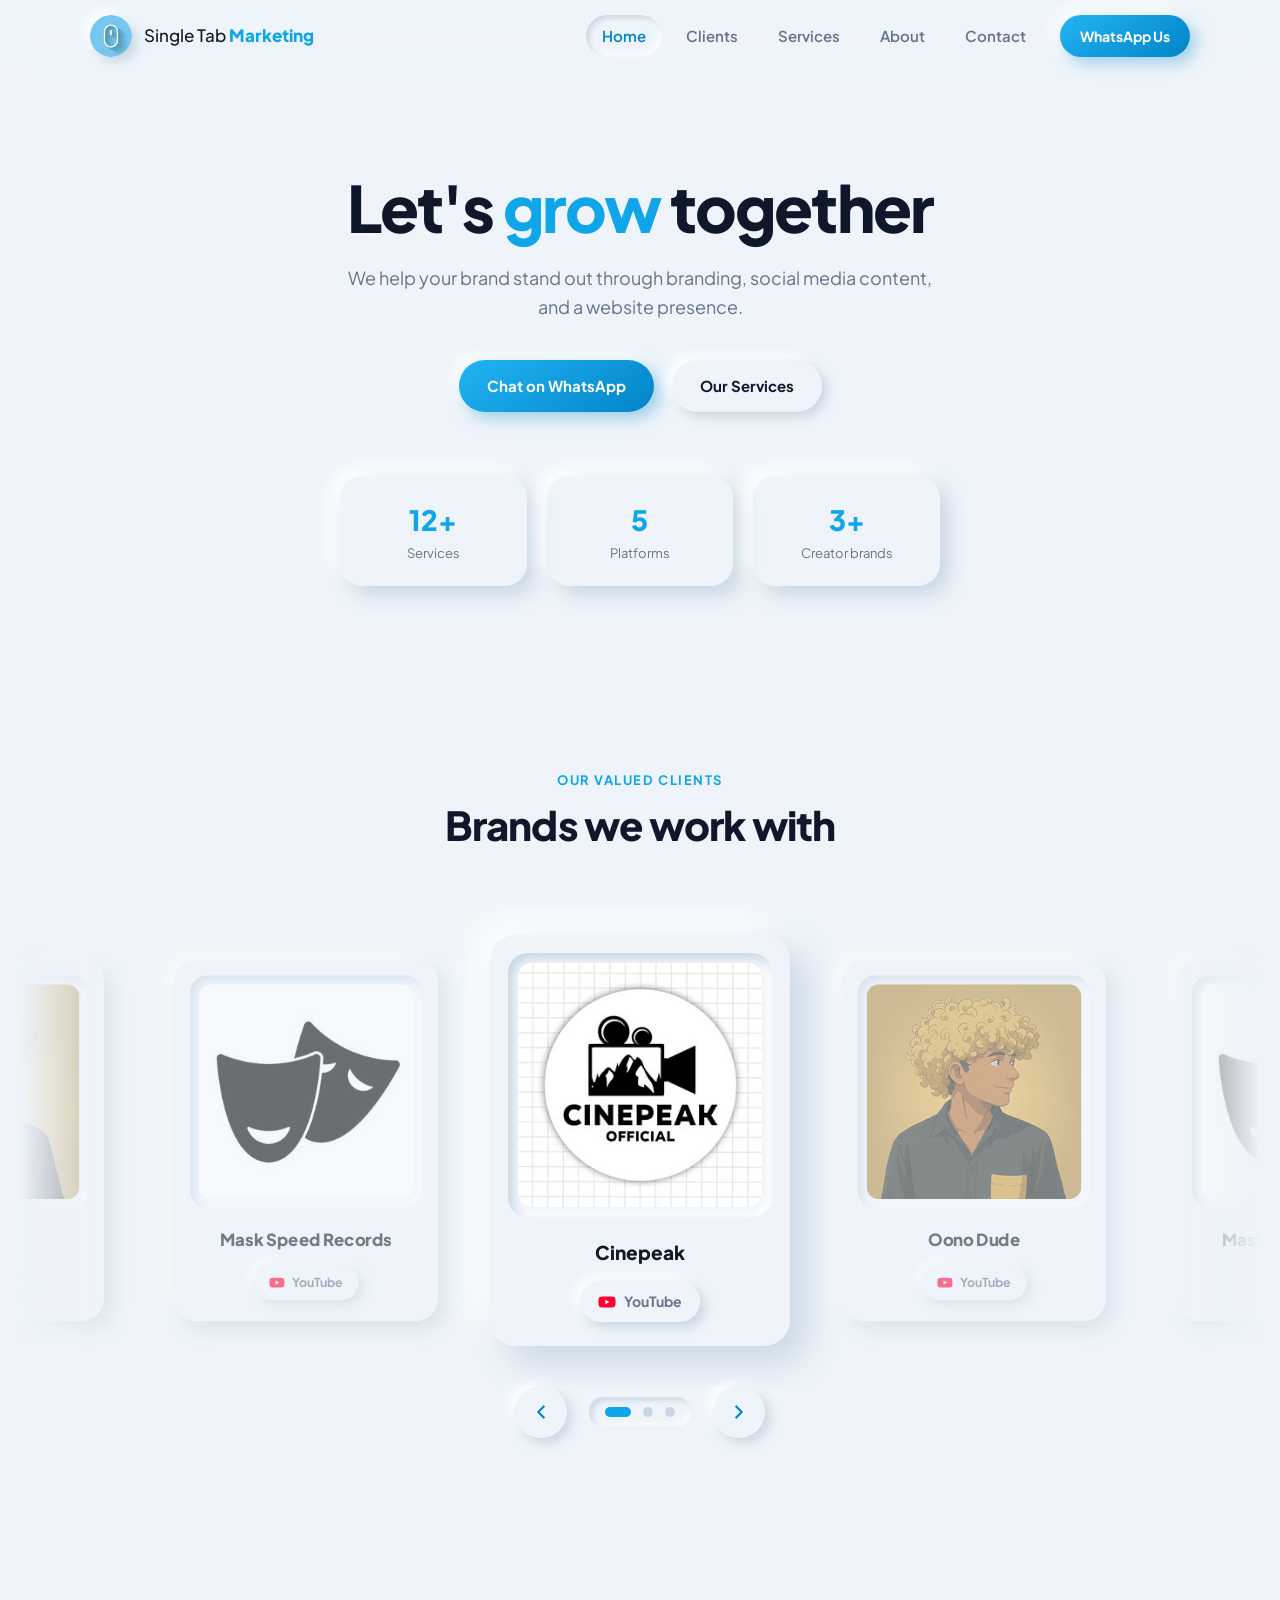
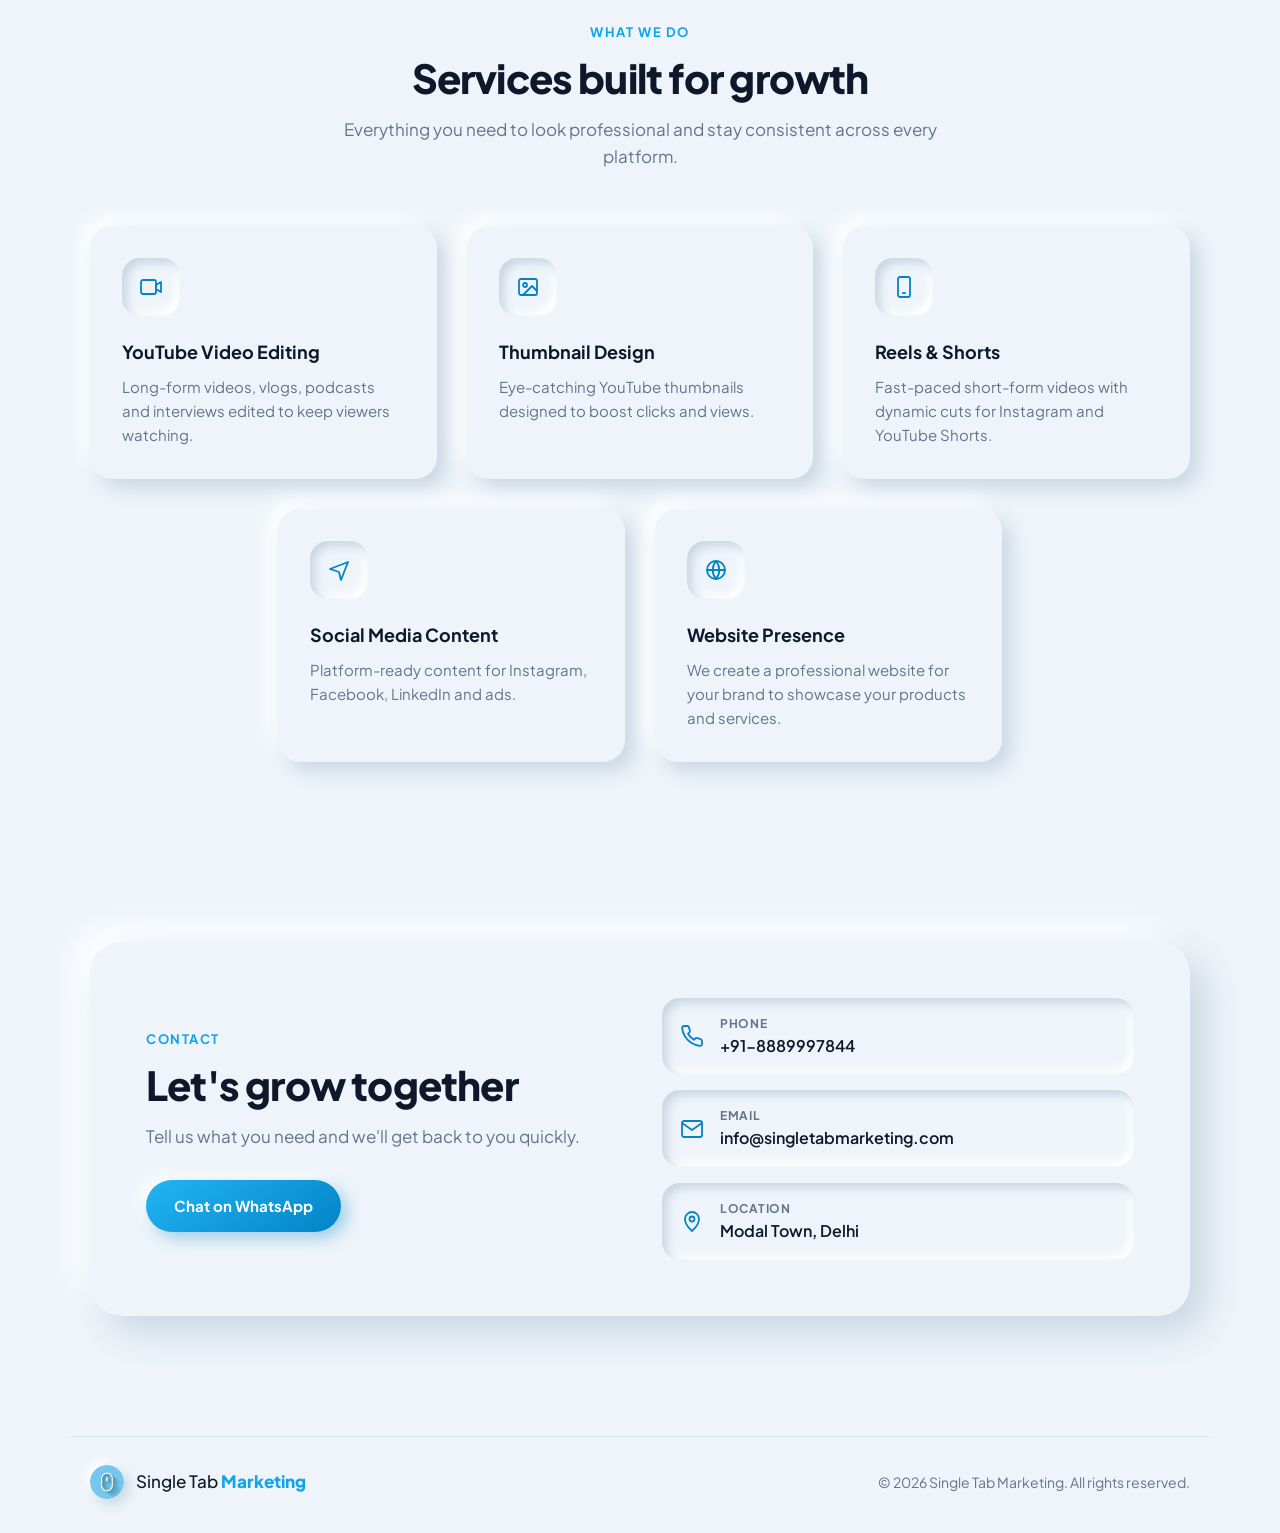
<file: index.html>
<!doctype html>
<html lang="en">
  <head>
    <meta charset="UTF-8" />
    <meta name="viewport" content="width=device-width, initial-scale=1.0" />
    <meta
      name="description"
      content="Single Tab Marketing - video editing, YouTube thumbnails and social media content for creators and brands."
    />
    <meta name="theme-color" content="#0ea5e9" />
    <title>
      Single Tab Marketing | Video Editing &amp; Content for Creators
    </title>

    <link rel="icon" type="image/png" href="assets/img/favicon.png" />
    <link rel="preconnect" href="https://fonts.googleapis.com" />
    <link rel="preconnect" href="https://fonts.gstatic.com" crossorigin />
    <link
      href="https://fonts.googleapis.com/css2?family=Plus+Jakarta+Sans:wght@400;500;600;700;800&display=swap"
      rel="stylesheet"
    />
    <link rel="stylesheet" href="assets/css/style.css" />
  </head>

  <body>
    <header class="header" id="header">
      <div class="container header__inner">
        <a href="#home" class="brand" aria-label="Single Tab Marketing home">
          <img src="assets/img/logo.png" alt="" width="40" height="40" />
          <span>Single Tab <strong>Marketing</strong></span>
        </a>

        <nav class="nav" id="nav" aria-label="Main">
          <a href="#home">Home</a>
          <a href="#brands">Clients</a>
          <a href="#services">Services</a>
          <a href="about/">About</a>
          <a href="#contact">Contact</a>
          <a
            href="https://api.whatsapp.com/send/?phone=%2B918889997844&text&type=phone_number&app_absent=0"
            class="btn btn--primary btn--sm nav__cta"
            target="_blank"
            rel="noopener"
            >WhatsApp Us</a
          >
        </nav>

        <button
          class="nav-toggle"
          id="navToggle"
          aria-label="Open menu"
          aria-expanded="false"
          aria-controls="nav"
        >
          <span></span><span></span><span></span>
        </button>
      </div>
    </header>

    <main>
      <section class="hero" id="home">
        <div class="container hero__inner">
          <h1 class="hero__title">
            Let's <span class="accent"> grow</span> together
          </h1>
          <p class="hero__text">
            We help your brand stand out through branding, social media content,
            and a website presence.
          </p>
          <div class="hero__actions">
            <a
              href="https://api.whatsapp.com/send/?phone=%2B918889997844&text&type=phone_number&app_absent=0"
              class="btn btn--primary"
              target="_blank"
              rel="noopener"
              >Chat on WhatsApp
            </a>
            <a href="#services" class="btn btn--ghost">Our Services</a>
          </div>
          <ul class="hero__stats">
            <li><strong>12+</strong><span>Services</span></li>
            <li><strong>5</strong><span>Platforms</span></li>
            <li><strong>3+</strong><span>Creator brands</span></li>
          </ul>
        </div>
      </section>

      <section class="section" id="brands">
        <div class="container">
          <div class="section__head">
            <span class="eyebrow">Our valued clients</span>
            <h2 class="section__title">Brands we work with</h2>
          </div>
        </div>

        <div class="slider" data-slider>
          <div class="slider__viewport">
            <div class="slider__track">
              <article class="slide">
                <div class="slide__media">
                  <img
                    src="assets/img/client-cinepeak.jpg"
                    alt="Cinepeak"
                    loading="lazy"
                  />
                </div>
                <h3 class="slide__name">Cinepeak</h3>
                <a
                  class="slide__link"
                  href="https://www.youtube.com/@Cine_Peak_Official"
                  target="_blank"
                  rel="noopener"
                  aria-label="Cinepeak on YouTube"
                >
                  <svg viewBox="0 0 24 24" aria-hidden="true">
                    <path
                      d="M23 7.2a3 3 0 00-2.1-2.1C19 4.6 12 4.6 12 4.6s-7 0-8.9.5A3 3 0 001 7.2 31 31 0 00.5 12a31 31 0 00.5 4.8 3 3 0 002.1 2.1c1.9.5 8.9.5 8.9.5s7 0 8.9-.5a3 3 0 002.1-2.1 31 31 0 00.5-4.8 31 31 0 00-.5-4.8zM9.7 15.1V8.9L15.5 12z"
                    />
                  </svg>
                  YouTube
                </a>
              </article>
              <article class="slide">
                <div class="slide__media">
                  <img
                    src="assets/img/client-oono-dude.jpg"
                    alt="Oono Dude"
                    loading="lazy"
                  />
                </div>
                <h3 class="slide__name">Oono Dude</h3>
                <a
                  class="slide__link"
                  href="https://www.youtube.com/@OonoDude"
                  target="_blank"
                  rel="noopener"
                  aria-label="Oono Dude on YouTube"
                >
                  <svg viewBox="0 0 24 24" aria-hidden="true">
                    <path
                      d="M23 7.2a3 3 0 00-2.1-2.1C19 4.6 12 4.6 12 4.6s-7 0-8.9.5A3 3 0 001 7.2 31 31 0 00.5 12a31 31 0 00.5 4.8 3 3 0 002.1 2.1c1.9.5 8.9.5 8.9.5s7 0 8.9-.5a3 3 0 002.1-2.1 31 31 0 00.5-4.8 31 31 0 00-.5-4.8zM9.7 15.1V8.9L15.5 12z"
                    />
                  </svg>
                  YouTube
                </a>
              </article>
              <article class="slide">
                <div class="slide__media">
                  <img
                    src="assets/img/client-mask-speed-records.jpg"
                    alt="Mask Speed Records"
                    loading="lazy"
                  />
                </div>
                <h3 class="slide__name">Mask Speed Records</h3>
                <a
                  class="slide__link"
                  href="https://www.youtube.com/@Maskspeedrecordsproduction"
                  target="_blank"
                  rel="noopener"
                  aria-label="Mask Speed Records on YouTube"
                >
                  <svg viewBox="0 0 24 24" aria-hidden="true">
                    <path
                      d="M23 7.2a3 3 0 00-2.1-2.1C19 4.6 12 4.6 12 4.6s-7 0-8.9.5A3 3 0 001 7.2 31 31 0 00.5 12a31 31 0 00.5 4.8 3 3 0 002.1 2.1c1.9.5 8.9.5 8.9.5s7 0 8.9-.5a3 3 0 002.1-2.1 31 31 0 00.5-4.8 31 31 0 00-.5-4.8zM9.7 15.1V8.9L15.5 12z"
                    />
                  </svg>
                  YouTube
                </a>
              </article>
            </div>
          </div>

          <div class="slider__controls">
            <button
              class="slider__btn"
              type="button"
              data-prev
              aria-label="Previous client"
            >
              <svg viewBox="0 0 24 24" aria-hidden="true">
                <path d="M15 18l-6-6 6-6" />
              </svg>
            </button>
            <div
              class="slider__dots"
              role="tablist"
              aria-label="Choose client"
            ></div>
            <button
              class="slider__btn"
              type="button"
              data-next
              aria-label="Next client"
            >
              <svg viewBox="0 0 24 24" aria-hidden="true">
                <path d="M9 6l6 6-6 6" />
              </svg>
            </button>
          </div>
        </div>
      </section>

      <!-- Personal brands section hidden for now
    <section class="section" id="personal-brands">
      <div class="container">
        <div class="section__head">
          <span class="eyebrow">Creators we grow with</span>
          <h2 class="section__title">Personal brands we work with</h2>
        </div>
      </div>

      <div class="slider" data-slider>
        <div class="slider__viewport">
          <div class="slider__track">
            <article class="slide">
              <div class="slide__media">
                <img src="assets/img/personal-brand-1.jpg" alt="Personal Brand 1" loading="lazy">
              </div>
              <h3 class="slide__name">Personal Brand 1</h3>
              <a class="slide__link" href="#" aria-label="Personal Brand 1 on YouTube">
                <svg viewBox="0 0 24 24" aria-hidden="true"><path d="M23 7.2a3 3 0 00-2.1-2.1C19 4.6 12 4.6 12 4.6s-7 0-8.9.5A3 3 0 001 7.2 31 31 0 00.5 12a31 31 0 00.5 4.8 3 3 0 002.1 2.1c1.9.5 8.9.5 8.9.5s7 0 8.9-.5a3 3 0 002.1-2.1 31 31 0 00.5-4.8 31 31 0 00-.5-4.8zM9.7 15.1V8.9L15.5 12z"/></svg>
                YouTube
              </a>
            </article>
            <article class="slide">
              <div class="slide__media">
                <img src="assets/img/personal-brand-2.jpg" alt="Personal Brand 2" loading="lazy">
              </div>
              <h3 class="slide__name">Personal Brand 2</h3>
              <a class="slide__link" href="#" aria-label="Personal Brand 2 on YouTube">
                <svg viewBox="0 0 24 24" aria-hidden="true"><path d="M23 7.2a3 3 0 00-2.1-2.1C19 4.6 12 4.6 12 4.6s-7 0-8.9.5A3 3 0 001 7.2 31 31 0 00.5 12a31 31 0 00.5 4.8 3 3 0 002.1 2.1c1.9.5 8.9.5 8.9.5s7 0 8.9-.5a3 3 0 002.1-2.1 31 31 0 00.5-4.8 31 31 0 00-.5-4.8zM9.7 15.1V8.9L15.5 12z"/></svg>
                YouTube
              </a>
            </article>
            <article class="slide">
              <div class="slide__media">
                <img src="assets/img/personal-brand-3.jpg" alt="Personal Brand 3" loading="lazy">
              </div>
              <h3 class="slide__name">Personal Brand 3</h3>
              <a class="slide__link" href="#" aria-label="Personal Brand 3 on YouTube">
                <svg viewBox="0 0 24 24" aria-hidden="true"><path d="M23 7.2a3 3 0 00-2.1-2.1C19 4.6 12 4.6 12 4.6s-7 0-8.9.5A3 3 0 001 7.2 31 31 0 00.5 12a31 31 0 00.5 4.8 3 3 0 002.1 2.1c1.9.5 8.9.5 8.9.5s7 0 8.9-.5a3 3 0 002.1-2.1 31 31 0 00.5-4.8 31 31 0 00-.5-4.8zM9.7 15.1V8.9L15.5 12z"/></svg>
                YouTube
              </a>
            </article>
          </div>
        </div>

        <div class="slider__controls">
          <button class="slider__btn" type="button" data-prev aria-label="Previous personal brand">
            <svg viewBox="0 0 24 24" aria-hidden="true"><path d="M15 18l-6-6 6-6"/></svg>
          </button>
          <div class="slider__dots" role="tablist" aria-label="Choose client"></div>
          <button class="slider__btn" type="button" data-next aria-label="Next personal brand">
            <svg viewBox="0 0 24 24" aria-hidden="true"><path d="M9 6l6 6-6 6"/></svg>
          </button>
        </div>
      </div>
    </section>
    -->

      <section class="section section--soft" id="services">
        <div class="container">
          <div class="section__head">
            <span class="eyebrow">What we do</span>
            <h2 class="section__title">Services built for growth</h2>
            <p class="section__text">
              Everything you need to look professional and stay consistent
              across every platform.
            </p>
          </div>

          <div class="cards">
            <article class="card">
              <div class="card__icon">
                <svg viewBox="0 0 24 24" aria-hidden="true">
                  <rect x="2" y="5" width="15" height="14" rx="2" />
                  <path d="M17 10l5-3v10l-5-3z" />
                </svg>
              </div>
              <h3>YouTube Video Editing</h3>
              <p>
                Long-form videos, vlogs, podcasts and interviews edited to keep
                viewers watching.
              </p>
            </article>
            <article class="card">
              <div class="card__icon">
                <svg viewBox="0 0 24 24" aria-hidden="true">
                  <rect x="3" y="4" width="18" height="16" rx="2" />
                  <circle cx="9" cy="10" r="2" />
                  <path d="M21 16l-5-5-9 9" />
                </svg>
              </div>
              <h3>Thumbnail Design</h3>
              <p>
                Eye-catching YouTube thumbnails designed to boost clicks and
                views.
              </p>
            </article>
            <article class="card">
              <div class="card__icon">
                <svg viewBox="0 0 24 24" aria-hidden="true">
                  <rect x="6" y="2" width="12" height="20" rx="2" />
                  <path d="M11 18h2" />
                </svg>
              </div>
              <h3>Reels &amp; Shorts</h3>
              <p>
                Fast-paced short-form videos with dynamic cuts for Instagram and
                YouTube Shorts.
              </p>
            </article>
            <article class="card">
              <div class="card__icon">
                <svg viewBox="0 0 24 24" aria-hidden="true">
                  <path d="M3 11l18-7-7 18-2-8z" />
                </svg>
              </div>
              <h3>Social Media Content</h3>
              <p>
                Platform-ready content for Instagram, Facebook, LinkedIn and
                ads.
              </p>
            </article>
            <article class="card">
              <div class="card__icon">
                <svg viewBox="0 0 24 24" aria-hidden="true">
                  <circle cx="12" cy="12" r="9" />
                  <path d="M3 12h18" />
                  <path d="M12 3a14 14 0 0 1 0 18a14 14 0 0 1 0-18z" />
                </svg>
              </div>
              <h3>Website Presence</h3>
              <p>
                We create a professional website for your brand to showcase your
                products and services.
              </p>
            </article>
            <!-- <article class="card">
              <div class="card__icon">
                <svg viewBox="0 0 24 24" aria-hidden="true">
                  <circle cx="12" cy="12" r="9" />
                  <path d="M12 3a9 9 0 000 18z" />
                </svg>
              </div>
              <h3>Colour, Effects &amp; Captions</h3>
              <p>
                Colour grading, smooth transitions, green screen and accurate
                subtitles.
              </p>
            </article> -->
          </div>
        </div>
      </section>

      <section class="section section--soft" id="contact">
        <div class="container">
          <div class="contact">
            <div class="contact__intro">
              <span class="eyebrow">Contact</span>
              <h2 class="section__title">Let's grow together</h2>
              <p class="section__text">
                Tell us what you need and we'll get back to you quickly.
              </p>
              <a
                href="https://api.whatsapp.com/send/?phone=%2B918889997844&text&type=phone_number&app_absent=0"
                class="btn btn--primary"
                target="_blank"
                rel="noopener"
                >Chat on WhatsApp</a
              >
            </div>

            <ul class="contact__list">
              <li>
                <svg viewBox="0 0 24 24" aria-hidden="true">
                  <path
                    d="M22 16.9v3a2 2 0 01-2.2 2 19.8 19.8 0 01-8.6-3.1 19.5 19.5 0 01-6-6A19.8 19.8 0 012.1 4.2 2 2 0 014.1 2h3a2 2 0 012 1.7c.1.9.4 1.8.7 2.7a2 2 0 01-.5 2.1L8 9.8a16 16 0 006 6l1.3-1.3a2 2 0 012.1-.4c.9.3 1.8.6 2.7.7a2 2 0 011.7 2z"
                  />
                </svg>
                <div>
                  <span>Phone</span
                  ><a href="tel:+918889997844">+91-8889997844</a>
                </div>
              </li>
              <li>
                <svg viewBox="0 0 24 24" aria-hidden="true">
                  <rect x="2" y="4" width="20" height="16" rx="2" />
                  <path d="M22 6l-10 7L2 6" />
                </svg>
                <div>
                  <span>Email</span
                  ><a href="mailto:info@singletabmarketing.com"
                    >info@singletabmarketing.com</a
                  >
                </div>
              </li>
              <li>
                <svg viewBox="0 0 24 24" aria-hidden="true">
                  <path d="M12 22s7-6.2 7-12a7 7 0 10-14 0c0 5.8 7 12 7 12z" />
                  <circle cx="12" cy="10" r="2.5" />
                </svg>
                <div>
                  <span>Location</span>
                  <p>Modal Town, Delhi</p>
                </div>
              </li>
              <!-- <li>
                <svg viewBox="0 0 24 24" aria-hidden="true">
                  <circle cx="12" cy="12" r="9" />
                  <path d="M12 7v5l3 2" />
                </svg>
                <div>
                  <span>Working hours</span>
                  <p>Weekdays 10am - 7pm, Sunday closed</p>
                </div>
              </li> -->
            </ul>
          </div>
        </div>
      </section>
    </main>

    <footer class="footer">
      <div class="container footer__inner">
        <a href="#home" class="brand">
          <img src="assets/img/logo.png" alt="" width="32" height="32" />
          <span>Single Tab <strong>Marketing</strong></span>
        </a>
        <p>
          &copy; <span id="year">2026</span> Single Tab Marketing. All rights
          reserved.
        </p>
      </div>
    </footer>

    <script src="assets/js/main.js"></script>
  </body>
</html>
</file>
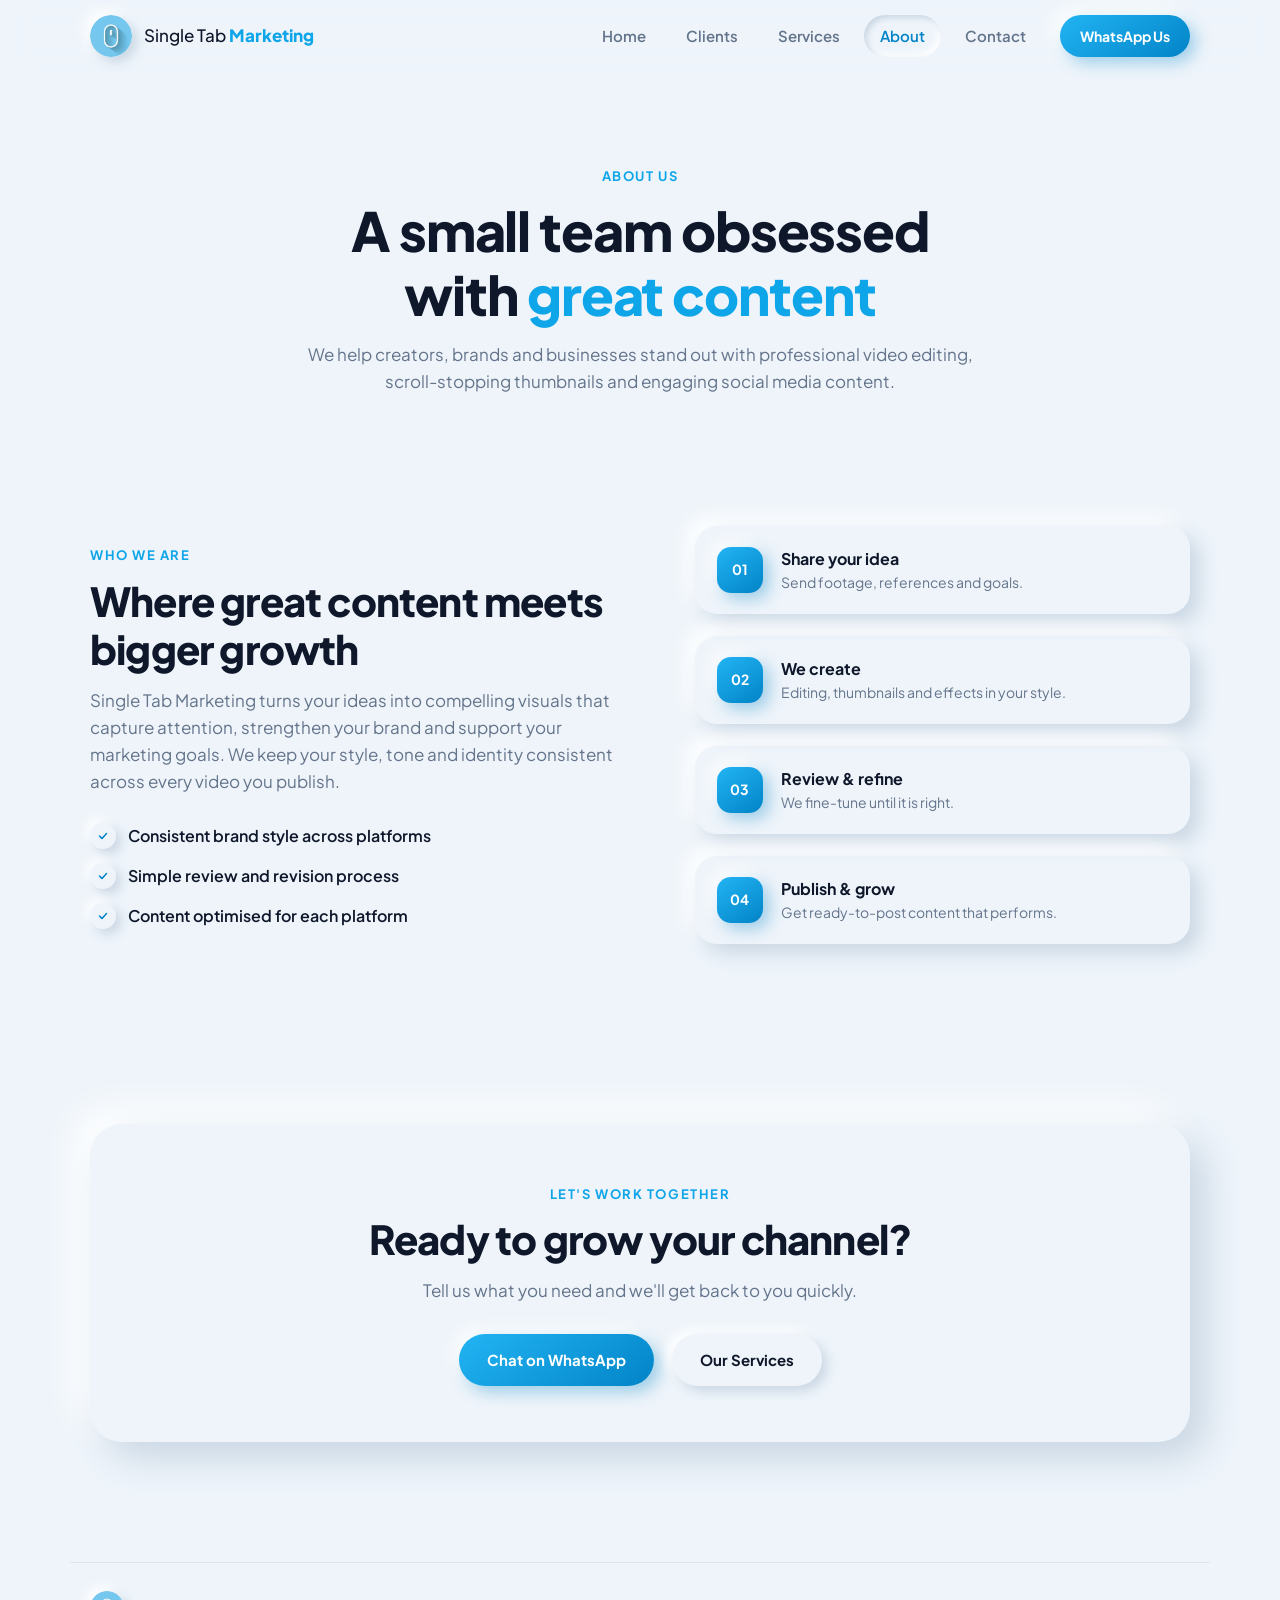
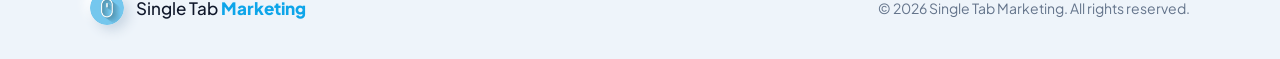
<file: about/index.html>
<!DOCTYPE html>
<html lang="en">

<head>
  <meta charset="UTF-8">
  <meta name="viewport" content="width=device-width, initial-scale=1.0">
  <meta name="description" content="About Single Tab Marketing - a creative team helping creators and brands grow with great video content.">
  <meta name="theme-color" content="#0ea5e9">
  <title>About Us | Single Tab Marketing</title>

  <link rel="icon" type="image/png" href="../assets/img/favicon.png">
  <link rel="preconnect" href="https://fonts.googleapis.com">
  <link rel="preconnect" href="https://fonts.gstatic.com" crossorigin>
  <link href="https://fonts.googleapis.com/css2?family=Plus+Jakarta+Sans:wght@400;500;600;700;800&display=swap" rel="stylesheet">
  <link rel="stylesheet" href="../assets/css/style.css">
</head>

<body>

  <header class="header" id="header">
    <div class="container header__inner">
      <a href="../" class="brand" aria-label="Single Tab Marketing home">
        <img src="../assets/img/logo.png" alt="" width="40" height="40">
        <span>Single Tab <strong>Marketing</strong></span>
      </a>

      <nav class="nav" id="nav" aria-label="Main">
        <a href="../">Home</a>
        <a href="../#brands">Clients</a>
        <a href="../#services">Services</a>
        <a href="./" class="is-active" aria-current="page">About</a>
        <a href="../#contact">Contact</a>
        <a href="https://api.whatsapp.com/send/?phone=%2B918889997844&text&type=phone_number&app_absent=0" class="btn btn--primary btn--sm nav__cta" target="_blank" rel="noopener">WhatsApp Us</a>
      </nav>

      <button class="nav-toggle" id="navToggle" aria-label="Open menu" aria-expanded="false" aria-controls="nav">
        <span></span><span></span><span></span>
      </button>
    </div>
  </header>

  <main>

    <section class="page-hero">
      <div class="container page-hero__inner">
        <span class="eyebrow">About us</span>
        <h1 class="section__title">A small team obsessed with <span class="accent">great content</span></h1>
        <p class="section__text">We help creators, brands and businesses stand out with professional video editing,
          scroll-stopping thumbnails and engaging social media content.</p>
      </div>
    </section>

    <section class="section">
      <div class="container about">
        <div class="about__content">
          <span class="eyebrow">Who we are</span>
          <h2 class="section__title">Where great content meets bigger growth</h2>
          <p class="section__text">Single Tab Marketing turns your ideas into compelling visuals that capture attention,
            strengthen your brand and support your marketing goals. We keep your style, tone and identity consistent
            across every video you publish.</p>
          <ul class="checks">
            <li>Consistent brand style across platforms</li>
            <li>Simple review and revision process</li>
            <li>Content optimised for each platform</li>
          </ul>
        </div>

        <div class="steps">
          <div class="step"><span>01</span>
            <div>
              <h4>Share your idea</h4>
              <p>Send footage, references and goals.</p>
            </div>
          </div>
          <div class="step"><span>02</span>
            <div>
              <h4>We create</h4>
              <p>Editing, thumbnails and effects in your style.</p>
            </div>
          </div>
          <div class="step"><span>03</span>
            <div>
              <h4>Review &amp; refine</h4>
              <p>We fine-tune until it is right.</p>
            </div>
          </div>
          <div class="step"><span>04</span>
            <div>
              <h4>Publish &amp; grow</h4>
              <p>Get ready-to-post content that performs.</p>
            </div>
          </div>
        </div>
      </div>
    </section>

    <section class="section">
      <div class="container">
        <div class="cta">
          <span class="eyebrow">Let's work together</span>
          <h2 class="section__title">Ready to grow your channel?</h2>
          <p class="section__text">Tell us what you need and we'll get back to you quickly.</p>
          <div class="cta__actions">
            <a href="https://api.whatsapp.com/send/?phone=%2B918889997844&text&type=phone_number&app_absent=0" class="btn btn--primary" target="_blank" rel="noopener">Chat on WhatsApp</a>
            <a href="../#services" class="btn btn--ghost">Our Services</a>
          </div>
        </div>
      </div>
    </section>

  </main>

  <footer class="footer">
    <div class="container footer__inner">
      <a href="../" class="brand">
        <img src="../assets/img/logo.png" alt="" width="32" height="32">
        <span>Single Tab <strong>Marketing</strong></span>
      </a>
      <p>&copy; <span id="year">2026</span> Single Tab Marketing. All rights reserved.</p>
    </div>
  </footer>

  <script src="../assets/js/main.js"></script>
</body>

</html>
</file>
<file: assets/css/style.css>
:root {
  --sky: #0ea5e9;
  --sky-dark: #0284c7;
  --sky-light: #e0f2fe;
  --bg: #eef4fa;
  --surface: #eef4fa;
  --ink: #0f172a;
  --muted: #64748b;
  --line: #dbe6f0;
  --white: #ffffff;
  --shade: #c9d6e3;
  --light: #ffffff;
  --radius: 22px;
  --header-h: 72px;

  --neu: 9px 9px 20px var(--shade), -9px -9px 20px var(--light);
  --neu-sm: 5px 5px 12px var(--shade), -5px -5px 12px var(--light);
  --neu-lg: 16px 16px 36px var(--shade), -16px -16px 36px var(--light);
  --neu-in: inset 5px 5px 10px var(--shade), inset -5px -5px 10px var(--light);
  --neu-in-sm: inset 3px 3px 6px var(--shade), inset -3px -3px 6px var(--light);
  --neu-sky: 6px 6px 16px rgba(2, 132, 199, 0.35), -6px -6px 16px var(--light);
}

*,
*::before,
*::after {
  box-sizing: border-box;
}

html {
  scroll-behavior: smooth;
  scroll-padding-top: var(--header-h);
}

body {
  margin: 0;
  font-family: "Plus Jakarta Sans", system-ui, -apple-system, "Segoe UI", Roboto, sans-serif;
  color: var(--ink);
  background: var(--bg);
  line-height: 1.6;
  -webkit-font-smoothing: antialiased;
}

img {
  display: block;
  max-width: 100%;
}

a {
  color: inherit;
  text-decoration: none;
}

h1,
h2,
h3,
h4,
p {
  margin: 0;
}

button {
  font: inherit;
}

.container {
  width: 100%;
  max-width: 1140px;
  margin: 0 auto;
  padding: 0 20px;
}

/* Buttons */
.btn {
  display: inline-flex;
  align-items: center;
  justify-content: center;
  gap: 8px;
  padding: 14px 28px;
  border-radius: 999px;
  font-weight: 700;
  font-size: 15px;
  border: 0;
  cursor: pointer;
  transition: box-shadow 0.25s, color 0.2s, background 0.2s, transform 0.2s;
}

.btn--primary {
  background: linear-gradient(145deg, #22b4f4, var(--sky-dark));
  color: var(--white);
  box-shadow: var(--neu-sky);
}

.btn--primary:hover {
  transform: translateY(-2px);
}

.btn--primary:active {
  transform: none;
  box-shadow: inset 4px 4px 10px rgba(2, 84, 130, 0.45), inset -4px -4px 10px rgba(56, 189, 248, 0.6);
}

.btn--ghost {
  background: var(--surface);
  color: var(--ink);
  box-shadow: var(--neu-sm);
}

.btn--ghost:hover {
  color: var(--sky-dark);
}

.btn--ghost:active {
  box-shadow: var(--neu-in-sm);
}

.btn--sm {
  padding: 10px 20px;
  font-size: 14px;
}

/* Header */
.header {
  position: sticky;
  top: 0;
  z-index: 50;
  background: rgba(238, 244, 250, 0.82);
  backdrop-filter: blur(14px);
  -webkit-backdrop-filter: blur(14px);
  transition: box-shadow 0.25s;
}

.header.is-scrolled {
  box-shadow: 0 8px 24px rgba(160, 180, 200, 0.35);
}

.header__inner {
  height: var(--header-h);
  display: flex;
  align-items: center;
  justify-content: space-between;
}

.brand {
  display: inline-flex;
  align-items: center;
  gap: 12px;
  font-size: 17px;
  font-weight: 500;
  white-space: nowrap;
}

.brand img {
  width: 42px;
  height: 42px;
  border-radius: 50%;
  box-shadow: var(--neu-sm);
}

.brand strong {
  color: var(--sky);
  font-weight: 800;
}

.nav {
  display: flex;
  align-items: center;
  gap: 8px;
}

.nav a:not(.btn) {
  padding: 9px 16px;
  border-radius: 999px;
  font-size: 15px;
  font-weight: 600;
  color: var(--muted);
  transition: color 0.2s, box-shadow 0.25s;
}

.nav a:not(.btn):hover {
  color: var(--sky-dark);
}

.nav a.is-active {
  color: var(--sky-dark);
  box-shadow: var(--neu-in-sm);
}

.nav__cta {
  margin-left: 10px;
}

.nav-toggle {
  display: none;
  width: 46px;
  height: 46px;
  border: 0;
  border-radius: 14px;
  background: var(--surface);
  box-shadow: var(--neu-sm);
  padding: 0;
  cursor: pointer;
  flex-direction: column;
  align-items: center;
  justify-content: center;
  gap: 5px;
}

.nav-toggle[aria-expanded="true"] {
  box-shadow: var(--neu-in-sm);
}

.nav-toggle span {
  width: 20px;
  height: 2px;
  background: var(--ink);
  border-radius: 2px;
  transition: transform 0.25s, opacity 0.25s;
}

.nav-toggle[aria-expanded="true"] span:nth-child(1) {
  transform: translateY(7px) rotate(45deg);
}

.nav-toggle[aria-expanded="true"] span:nth-child(2) {
  opacity: 0;
}

.nav-toggle[aria-expanded="true"] span:nth-child(3) {
  transform: translateY(-7px) rotate(-45deg);
}

/* Hero */
.hero {
  padding: 100px 0 90px;
  text-align: center;
}

.hero__inner {
  max-width: 840px;
}

.hero__title {
  font-size: clamp(36px, 6vw, 64px);
  line-height: 1.1;
  font-weight: 800;
  letter-spacing: -0.03em;
}

.accent {
  color: var(--sky);
}

.hero__text {
  margin: 22px auto 0;
  max-width: 600px;
  font-size: 18px;
  color: var(--muted);
}

.hero__actions {
  margin-top: 38px;
  display: flex;
  justify-content: center;
  flex-wrap: wrap;
  gap: 18px;
}

.hero__stats {
  list-style: none;
  margin: 64px auto 0;
  padding: 0;
  display: grid;
  grid-template-columns: repeat(3, 1fr);
  gap: 20px;
  max-width: 600px;
}

.hero__stats li {
  padding: 22px 10px;
  display: flex;
  flex-direction: column;
  border-radius: var(--radius);
  box-shadow: var(--neu);
}

.hero__stats strong {
  font-size: 28px;
  font-weight: 800;
  color: var(--sky);
}

.hero__stats span {
  font-size: 13px;
  color: var(--muted);
}

/* Sections */
.section {
  padding: 90px 0;
}

.section__head {
  text-align: center;
  max-width: 620px;
  margin: 0 auto 56px;
}

.eyebrow {
  display: inline-block;
  font-size: 13px;
  font-weight: 700;
  letter-spacing: 0.12em;
  text-transform: uppercase;
  color: var(--sky);
}

.section__title {
  margin-top: 10px;
  font-size: clamp(28px, 4vw, 40px);
  line-height: 1.2;
  font-weight: 800;
  letter-spacing: -0.02em;
}

.section__text {
  margin-top: 14px;
  color: var(--muted);
  font-size: 17px;
}

/* Service cards */
.cards {
  display: flex;
  flex-wrap: wrap;
  justify-content: center;
  gap: 30px;
}

.cards > .card {
  flex: 0 0 calc((100% - 60px) / 3);
}

.card {
  padding: 32px;
  border-radius: var(--radius);
  background: var(--surface);
  box-shadow: var(--neu);
  transition: box-shadow 0.3s, transform 0.3s;
}

.card:hover {
  transform: translateY(-4px);
  box-shadow: var(--neu-lg);
}

.card__icon {
  width: 58px;
  height: 58px;
  display: grid;
  place-items: center;
  border-radius: 18px;
  box-shadow: var(--neu-in);
  margin-bottom: 22px;
}

.card__icon svg,
.contact__list svg {
  width: 24px;
  height: 24px;
  fill: none;
  stroke: var(--sky-dark);
  stroke-width: 1.8;
  stroke-linecap: round;
  stroke-linejoin: round;
}

.card h3 {
  font-size: 18px;
  font-weight: 700;
}

.card p {
  margin-top: 8px;
  color: var(--muted);
  font-size: 15px;
}

/* About */
.about {
  display: grid;
  grid-template-columns: 1.1fr 1fr;
  gap: 60px;
  align-items: center;
}

.checks {
  list-style: none;
  padding: 0;
  margin: 28px 0 0;
  display: grid;
  gap: 14px;
}

.checks li {
  position: relative;
  padding-left: 38px;
  font-weight: 600;
}

.checks li::before {
  content: "";
  position: absolute;
  left: 0;
  top: 0;
  width: 26px;
  height: 26px;
  border-radius: 50%;
  box-shadow: var(--neu-sm);
  background: var(--surface) url("data:image/svg+xml,%3Csvg xmlns='http://www.w3.org/2000/svg' viewBox='0 0 24 24' fill='none' stroke='%230284c7' stroke-width='3' stroke-linecap='round' stroke-linejoin='round'%3E%3Cpath d='M5 12l5 5 9-10'/%3E%3C/svg%3E") center / 12px no-repeat;
}

.steps {
  display: grid;
  gap: 22px;
}

.step {
  display: flex;
  gap: 18px;
  align-items: center;
  padding: 20px 22px;
  border-radius: var(--radius);
  box-shadow: var(--neu);
}

.step > span {
  flex: 0 0 auto;
  width: 46px;
  height: 46px;
  display: grid;
  place-items: center;
  border-radius: 14px;
  background: linear-gradient(145deg, #22b4f4, var(--sky-dark));
  box-shadow: var(--neu-sky);
  color: var(--white);
  font-weight: 700;
  font-size: 14px;
}

.step h4 {
  font-size: 16px;
  font-weight: 700;
}

.step p {
  color: var(--muted);
  font-size: 14px;
}

/* About page */
.page-hero {
  padding: 90px 0 40px;
  text-align: center;
}

.page-hero__inner {
  max-width: 720px;
}

.page-hero .section__title {
  font-size: clamp(34px, 5vw, 54px);
}

.cta {
  text-align: center;
  padding: 56px 32px;
  border-radius: 32px;
  box-shadow: var(--neu-lg);
}

.cta .section__text {
  max-width: 520px;
  margin-left: auto;
  margin-right: auto;
}

.cta__actions {
  margin-top: 30px;
  display: flex;
  justify-content: center;
  flex-wrap: wrap;
  gap: 18px;
}

/* Client slider */
.slider {
  --slide-w: 300px;
  --gap: 34px;
  position: relative;
  max-width: 1240px;
  margin: 0 auto;
}

.slider__viewport {
  overflow: hidden;
  padding: 30px 0 40px;
  touch-action: pan-y;
  -webkit-mask-image: linear-gradient(90deg, transparent, #000 8%, #000 92%, transparent);
  mask-image: linear-gradient(90deg, transparent, #000 8%, #000 92%, transparent);
}

.slider__track {
  position: relative;
  display: flex;
  gap: var(--gap);
  will-change: transform;
}

.slider__track.is-animating {
  transition: transform 0.55s cubic-bezier(0.22, 0.8, 0.3, 1);
}

.slider__track.is-jumping .slide {
  transition: none;
}

.slide {
  flex: 0 0 var(--slide-w);
  padding: 18px 18px 24px;
  border-radius: 26px;
  background: var(--surface);
  box-shadow: var(--neu);
  text-align: center;
  user-select: none;
  transform: scale(0.88);
  opacity: 0.55;
  transition: transform 0.5s ease, opacity 0.5s ease, box-shadow 0.5s ease;
}

.slide.is-active {
  transform: scale(1);
  opacity: 1;
  box-shadow: var(--neu-lg);
}

.slide__media {
  aspect-ratio: 1 / 1;
  padding: 10px;
  border-radius: 20px;
  box-shadow: var(--neu-in);
}

.slide__media img {
  width: 100%;
  height: 100%;
  object-fit: cover;
  border-radius: 14px;
  pointer-events: none;
}

.slide__name {
  margin-top: 20px;
  font-size: 19px;
  font-weight: 800;
}

.slide__link {
  margin-top: 14px;
  display: inline-flex;
  align-items: center;
  gap: 8px;
  padding: 9px 18px;
  border-radius: 999px;
  font-size: 14px;
  font-weight: 700;
  color: var(--muted);
  box-shadow: var(--neu-sm);
  transition: color 0.2s, box-shadow 0.2s;
}

.slide__link svg {
  width: 18px;
  height: 18px;
  fill: #ff0033;
}

.slide__link:hover {
  color: var(--ink);
}

.slide__link:active {
  box-shadow: var(--neu-in-sm);
}

.slider__controls {
  display: flex;
  align-items: center;
  justify-content: center;
  gap: 22px;
}

.slider__btn {
  width: 52px;
  height: 52px;
  display: grid;
  place-items: center;
  border: 0;
  border-radius: 50%;
  background: var(--surface);
  box-shadow: var(--neu-sm);
  cursor: pointer;
  transition: box-shadow 0.2s;
}

.slider__btn:active {
  box-shadow: var(--neu-in-sm);
}

.slider__btn svg {
  width: 22px;
  height: 22px;
  fill: none;
  stroke: var(--sky-dark);
  stroke-width: 2.4;
  stroke-linecap: round;
  stroke-linejoin: round;
}

.slider__dots {
  display: flex;
  gap: 12px;
  padding: 10px 16px;
  border-radius: 999px;
  box-shadow: var(--neu-in-sm);
}

.slider__dots button {
  width: 10px;
  height: 10px;
  padding: 0;
  border: 0;
  border-radius: 999px;
  background: var(--shade);
  cursor: pointer;
  transition: width 0.3s, background 0.3s;
}

.slider__dots button.is-active {
  width: 26px;
  background: var(--sky);
}

/* Contact */
.contact {
  display: grid;
  grid-template-columns: 1fr 1fr;
  gap: 44px;
  align-items: center;
  padding: 56px;
  border-radius: 32px;
  box-shadow: var(--neu-lg);
}

.contact__intro .btn {
  margin-top: 30px;
}

.contact__list {
  list-style: none;
  padding: 0;
  margin: 0;
  display: grid;
  gap: 16px;
}

.contact__list li {
  display: flex;
  gap: 16px;
  align-items: center;
  padding: 16px 18px;
  border-radius: 18px;
  box-shadow: var(--neu-in);
}

.contact__list svg {
  flex: 0 0 auto;
}

.contact__list div {
  min-width: 0;
}

.contact__list span {
  display: block;
  font-size: 12px;
  font-weight: 700;
  letter-spacing: 0.06em;
  text-transform: uppercase;
  color: var(--muted);
}

.contact__list a,
.contact__list p {
  font-weight: 600;
  overflow-wrap: anywhere;
}

.contact__list a:hover {
  color: var(--sky-dark);
}

/* Footer */
.footer {
  padding: 30px 0 34px;
}

.footer__inner {
  display: flex;
  align-items: center;
  justify-content: space-between;
  gap: 16px;
  flex-wrap: wrap;
  padding-top: 28px;
  border-top: 1px solid var(--line);
}

.footer .brand img {
  width: 34px;
  height: 34px;
}

.footer p {
  font-size: 14px;
  color: var(--muted);
}

/* Reveal on scroll */
.reveal {
  opacity: 0;
  transform: translateY(18px);
  transition: opacity 0.6s ease, transform 0.6s ease, box-shadow 0.3s;
}

.reveal.is-visible {
  opacity: 1;
  transform: none;
}

.card.reveal.is-visible:hover {
  transform: translateY(-4px);
}

@media (prefers-reduced-motion: reduce) {
  html {
    scroll-behavior: auto;
  }

  .reveal,
  .slide,
  .slider__track.is-animating {
    transition: none;
  }

  .reveal {
    opacity: 1;
    transform: none;
  }
}

/* Responsive */
@media (max-width: 1024px) {
  .nav a:not(.btn) {
    padding: 9px 12px;
  }
}

@media (max-width: 991px) {
  .cards > .card {
    flex-basis: calc((100% - 30px) / 2);
  }

  .about,
  .contact {
    grid-template-columns: 1fr;
  }

  .contact {
    padding: 40px;
  }

  .slider {
    --slide-w: 280px;
    --gap: 26px;
  }
}

@media (max-width: 860px) {
  :root {
    --header-h: 64px;
  }

  .nav-toggle {
    display: inline-flex;
  }

  .nav {
    position: fixed;
    top: calc(var(--header-h) + 8px);
    left: 14px;
    right: 14px;
    flex-direction: column;
    align-items: stretch;
    gap: 10px;
    padding: 18px;
    border-radius: 24px;
    background: var(--bg);
    box-shadow: var(--neu-lg);
    transform: translateY(-10px);
    opacity: 0;
    visibility: hidden;
    transition: opacity 0.2s, transform 0.2s, visibility 0.2s;
  }

  .nav.is-open {
    transform: none;
    opacity: 1;
    visibility: visible;
  }

  .nav a:not(.btn) {
    padding: 13px 16px;
    font-size: 16px;
    border-radius: 14px;
  }

  .nav__cta {
    margin: 6px 0 0;
    padding: 14px 18px;
  }
}

@media (max-width: 767px) {
  :root {
    --neu: 6px 6px 14px var(--shade), -6px -6px 14px var(--light);
    --neu-lg: 10px 10px 24px var(--shade), -10px -10px 24px var(--light);
  }

  .brand {
    font-size: 16px;
  }

  .brand img {
    width: 38px;
    height: 38px;
  }

  .hero {
    padding: 64px 0 64px;
  }

  .hero__text {
    font-size: 16px;
  }

  .hero__actions .btn {
    flex: 1 1 100%;
  }

  .hero__stats {
    margin-top: 48px;
    gap: 12px;
  }

  .hero__stats li {
    padding: 16px 6px;
  }

  .hero__stats strong {
    font-size: 22px;
  }

  .hero__stats span {
    font-size: 12px;
  }

  .section {
    padding: 64px 0;
  }

  .section__head {
    margin-bottom: 36px;
  }

  .cards {
    gap: 24px;
  }

  .cards > .card {
    flex-basis: 100%;
  }

  .card {
    padding: 24px;
  }

  .about {
    gap: 40px;
  }

  .slider {
    --slide-w: 64vw;
    --gap: 10px;
  }

  .slider__viewport {
    padding: 20px 0 32px;
    -webkit-mask-image: none;
    mask-image: none;
  }

  .slide {
    padding: 14px 14px 20px;
    transform: scale(0.86);
  }

  .slide__name {
    font-size: 17px;
  }

  .contact {
    padding: 28px 20px;
    border-radius: 24px;
  }

  .contact__intro .btn {
    width: 100%;
  }

  .contact__list li {
    gap: 12px;
    padding: 14px;
  }

  .contact__list a,
  .contact__list p {
    font-size: 14px;
  }

  .footer__inner {
    flex-direction: column;
    text-align: center;
  }
}
</file>
